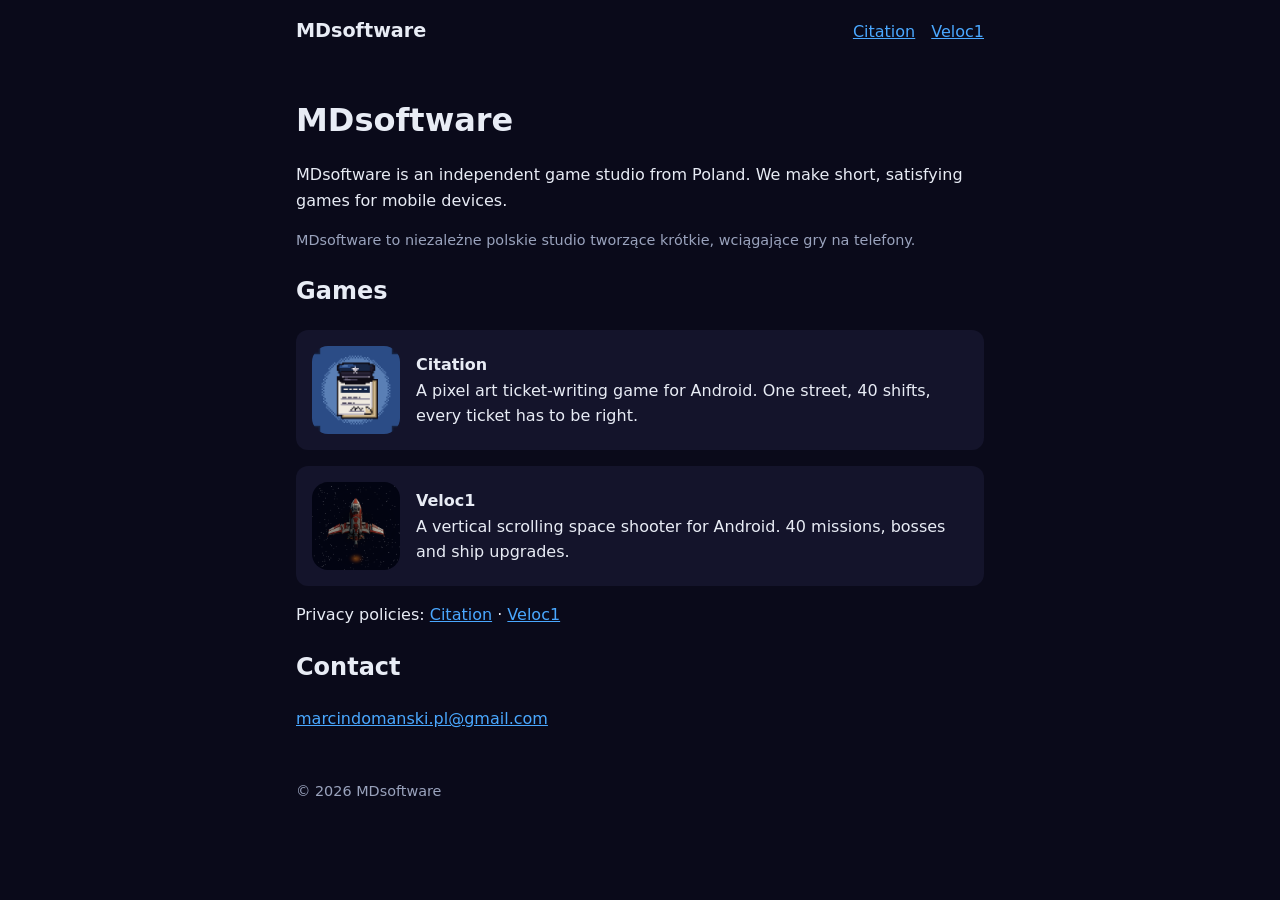
<file: index.html>
<!doctype html>
<html lang="en"><head><meta charset="utf-8"><meta name="viewport" content="width=device-width,initial-scale=1">
<title>MDsoftware</title><meta name="description" content="MDsoftware is an independent game studio making mobile games."><link rel="stylesheet" href="style.css"></head>
<body>
<header><a class="brand" href="./">MDsoftware</a><nav><a href="citation/">Citation</a><a href="veloc1/">Veloc1</a></nav></header>
<main>
<h1>MDsoftware</h1>
<p>MDsoftware is an independent game studio from Poland. We make short, satisfying games for mobile devices.</p>
<p class="muted">MDsoftware to niezależne polskie studio tworzące krótkie, wciągające gry na telefony.</p>
<h2>Games</h2>
<a class="card" href="citation/" style="text-decoration:none;color:inherit"><img src="citation/icon.png" alt="Citation icon"><div><strong>Citation</strong><br>A pixel art ticket-writing game for Android. One street, 40 shifts, every ticket has to be right.</div></a>
<a class="card" href="veloc1/" style="text-decoration:none;color:inherit"><img src="veloc1/icon.png" alt="Veloc1 icon"><div><strong>Veloc1</strong><br>A vertical scrolling space shooter for Android. 40 missions, bosses and ship upgrades.</div></a>
<p>Privacy policies: <a href="citation/privacy.html">Citation</a> · <a href="veloc1/privacy.html">Veloc1</a></p>
<h2>Contact</h2>
<p><a href="mailto:marcindomanski.pl@gmail.com">marcindomanski.pl@gmail.com</a></p>
</main>
<footer>&copy; 2026 MDsoftware</footer>
</body></html>
</file>
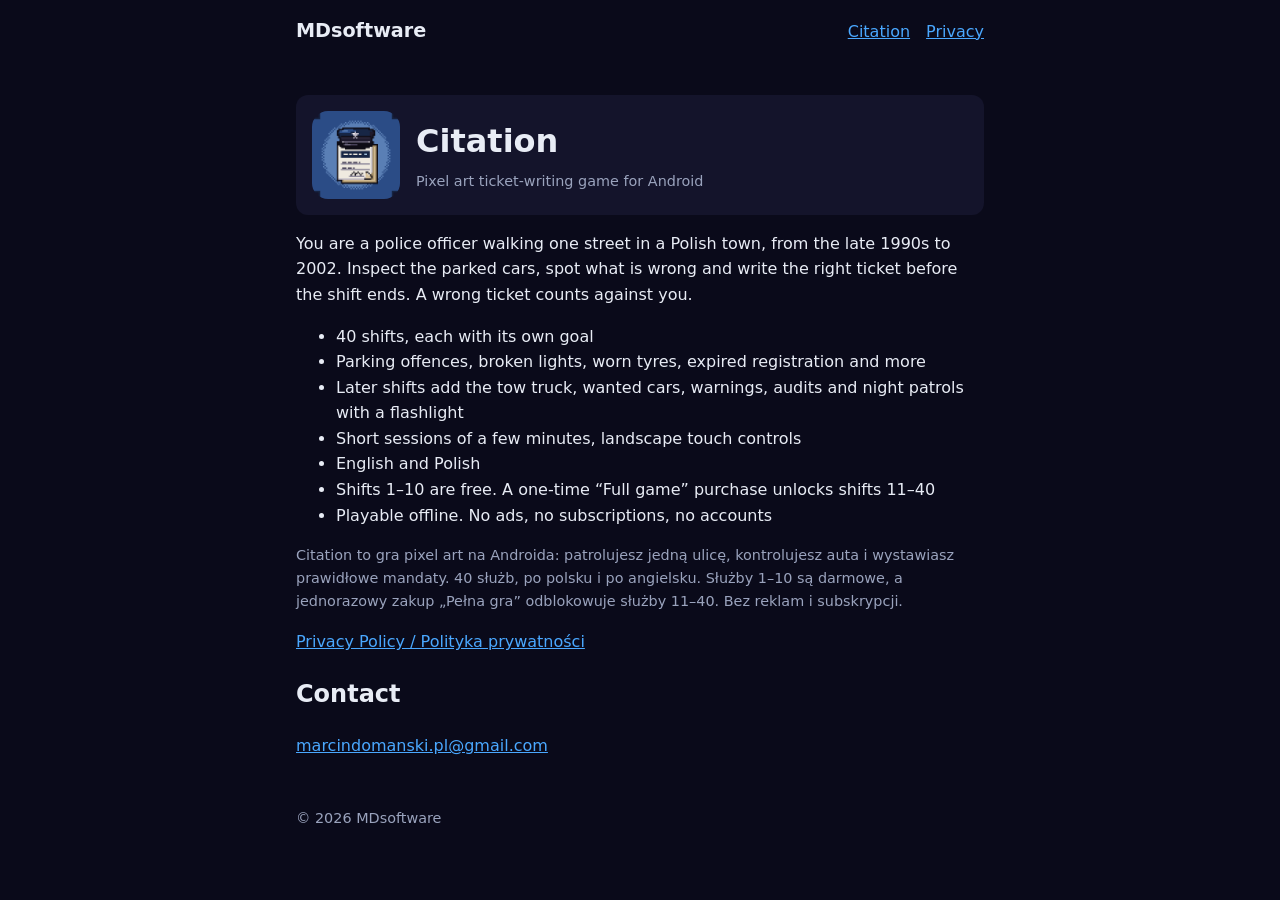
<file: citation/index.html>
<!doctype html>
<html lang="en"><head><meta charset="utf-8"><meta name="viewport" content="width=device-width,initial-scale=1">
<title>Citation – MDsoftware</title><meta name="description" content="Citation is a pixel art parking enforcement game for Android: patrol one Polish street, inspect cars and write correct tickets."><link rel="stylesheet" href="../style.css"></head>
<body>
<header><a class="brand" href="../">MDsoftware</a><nav><a href="./">Citation</a><a href="privacy.html">Privacy</a></nav></header>
<main>
<div class="card"><img src="icon.png" alt="Citation icon"><div><h1 style="margin:0">Citation</h1><span class="muted">Pixel art ticket-writing game for Android</span></div></div>
<p>You are a police officer walking one street in a Polish town, from the late 1990s to 2002. Inspect the parked cars, spot what is wrong and write the right ticket before the shift ends. A wrong ticket counts against you.</p>
<ul>
<li>40 shifts, each with its own goal</li>
<li>Parking offences, broken lights, worn tyres, expired registration and more</li>
<li>Later shifts add the tow truck, wanted cars, warnings, audits and night patrols with a flashlight</li>
<li>Short sessions of a few minutes, landscape touch controls</li>
<li>English and Polish</li>
<li>Shifts 1–10 are free. A one-time “Full game” purchase unlocks shifts 11–40</li>
<li>Playable offline. No ads, no subscriptions, no accounts</li>
</ul>
<p class="muted">Citation to gra pixel art na Androida: patrolujesz jedną ulicę, kontrolujesz auta i wystawiasz prawidłowe mandaty. 40 służb, po polsku i po angielsku. Służby 1–10 są darmowe, a jednorazowy zakup „Pełna gra” odblokowuje służby 11–40. Bez reklam i subskrypcji.</p>
<p><a href="privacy.html">Privacy Policy / Polityka prywatności</a></p>
<h2>Contact</h2>
<p><a href="mailto:marcindomanski.pl@gmail.com">marcindomanski.pl@gmail.com</a></p>
</main>
<footer>&copy; 2026 MDsoftware</footer>
</body></html>
</file>
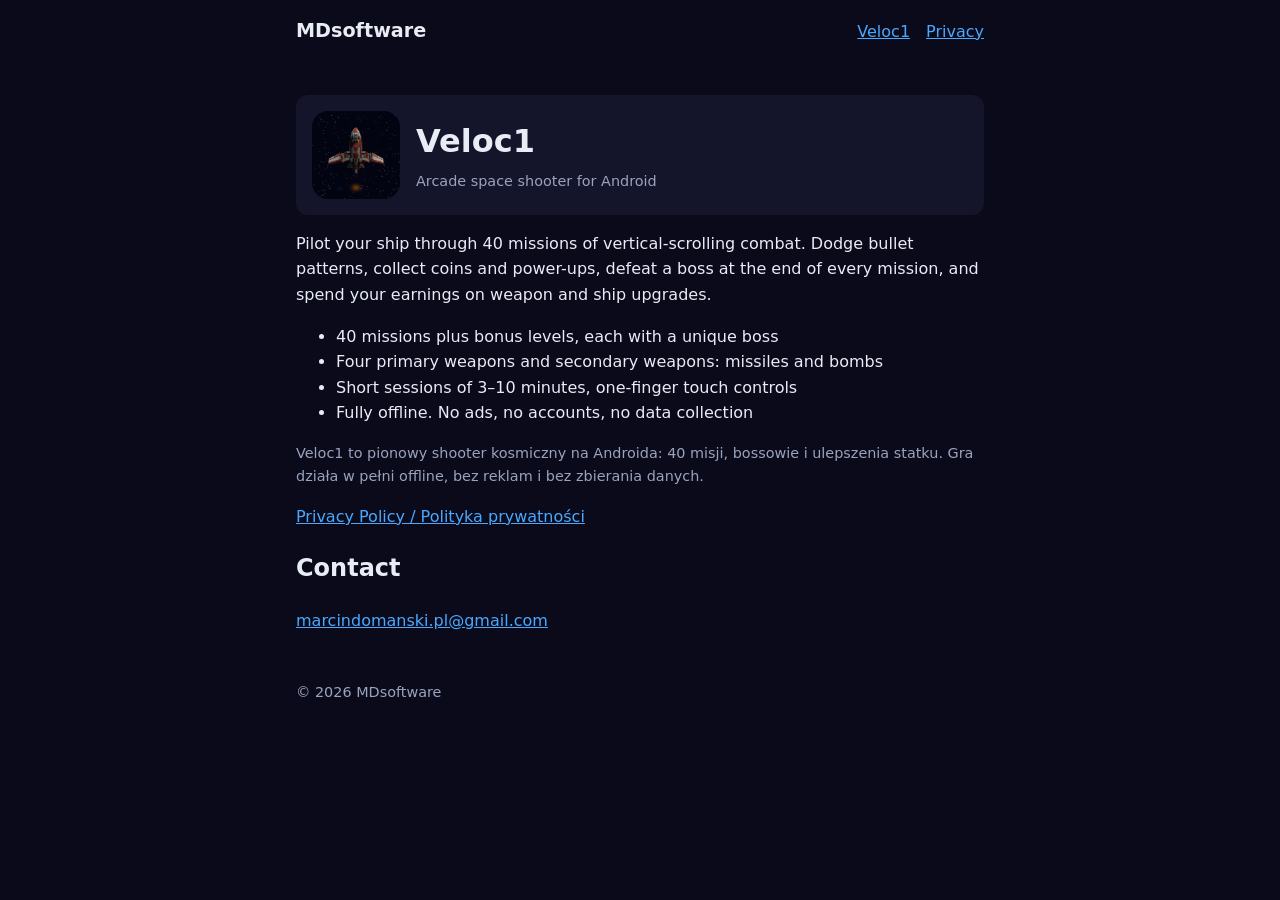
<file: veloc1/index.html>
<!doctype html>
<html lang="en"><head><meta charset="utf-8"><meta name="viewport" content="width=device-width,initial-scale=1">
<title>Veloc1 – MDsoftware</title><meta name="description" content="Veloc1 is a fast arcade space shooter for Android with 40 missions, bosses and upgrades."><link rel="stylesheet" href="../style.css"></head>
<body>
<header><a class="brand" href="../">MDsoftware</a><nav><a href="./">Veloc1</a><a href="privacy.html">Privacy</a></nav></header>
<main>
<div class="card"><img src="icon.png" alt="Veloc1 icon"><div><h1 style="margin:0">Veloc1</h1><span class="muted">Arcade space shooter for Android</span></div></div>
<p>Pilot your ship through 40 missions of vertical-scrolling combat. Dodge bullet patterns, collect coins and power-ups, defeat a boss at the end of every mission, and spend your earnings on weapon and ship upgrades.</p>
<ul>
<li>40 missions plus bonus levels, each with a unique boss</li>
<li>Four primary weapons and secondary weapons: missiles and bombs</li>
<li>Short sessions of 3–10 minutes, one-finger touch controls</li>
<li>Fully offline. No ads, no accounts, no data collection</li>
</ul>
<p class="muted">Veloc1 to pionowy shooter kosmiczny na Androida: 40 misji, bossowie i ulepszenia statku. Gra działa w pełni offline, bez reklam i bez zbierania danych.</p>
<p><a href="privacy.html">Privacy Policy / Polityka prywatności</a></p>
<h2>Contact</h2>
<p><a href="mailto:marcindomanski.pl@gmail.com">marcindomanski.pl@gmail.com</a></p>
</main>
<footer>&copy; 2026 MDsoftware</footer>
</body></html>
</file>
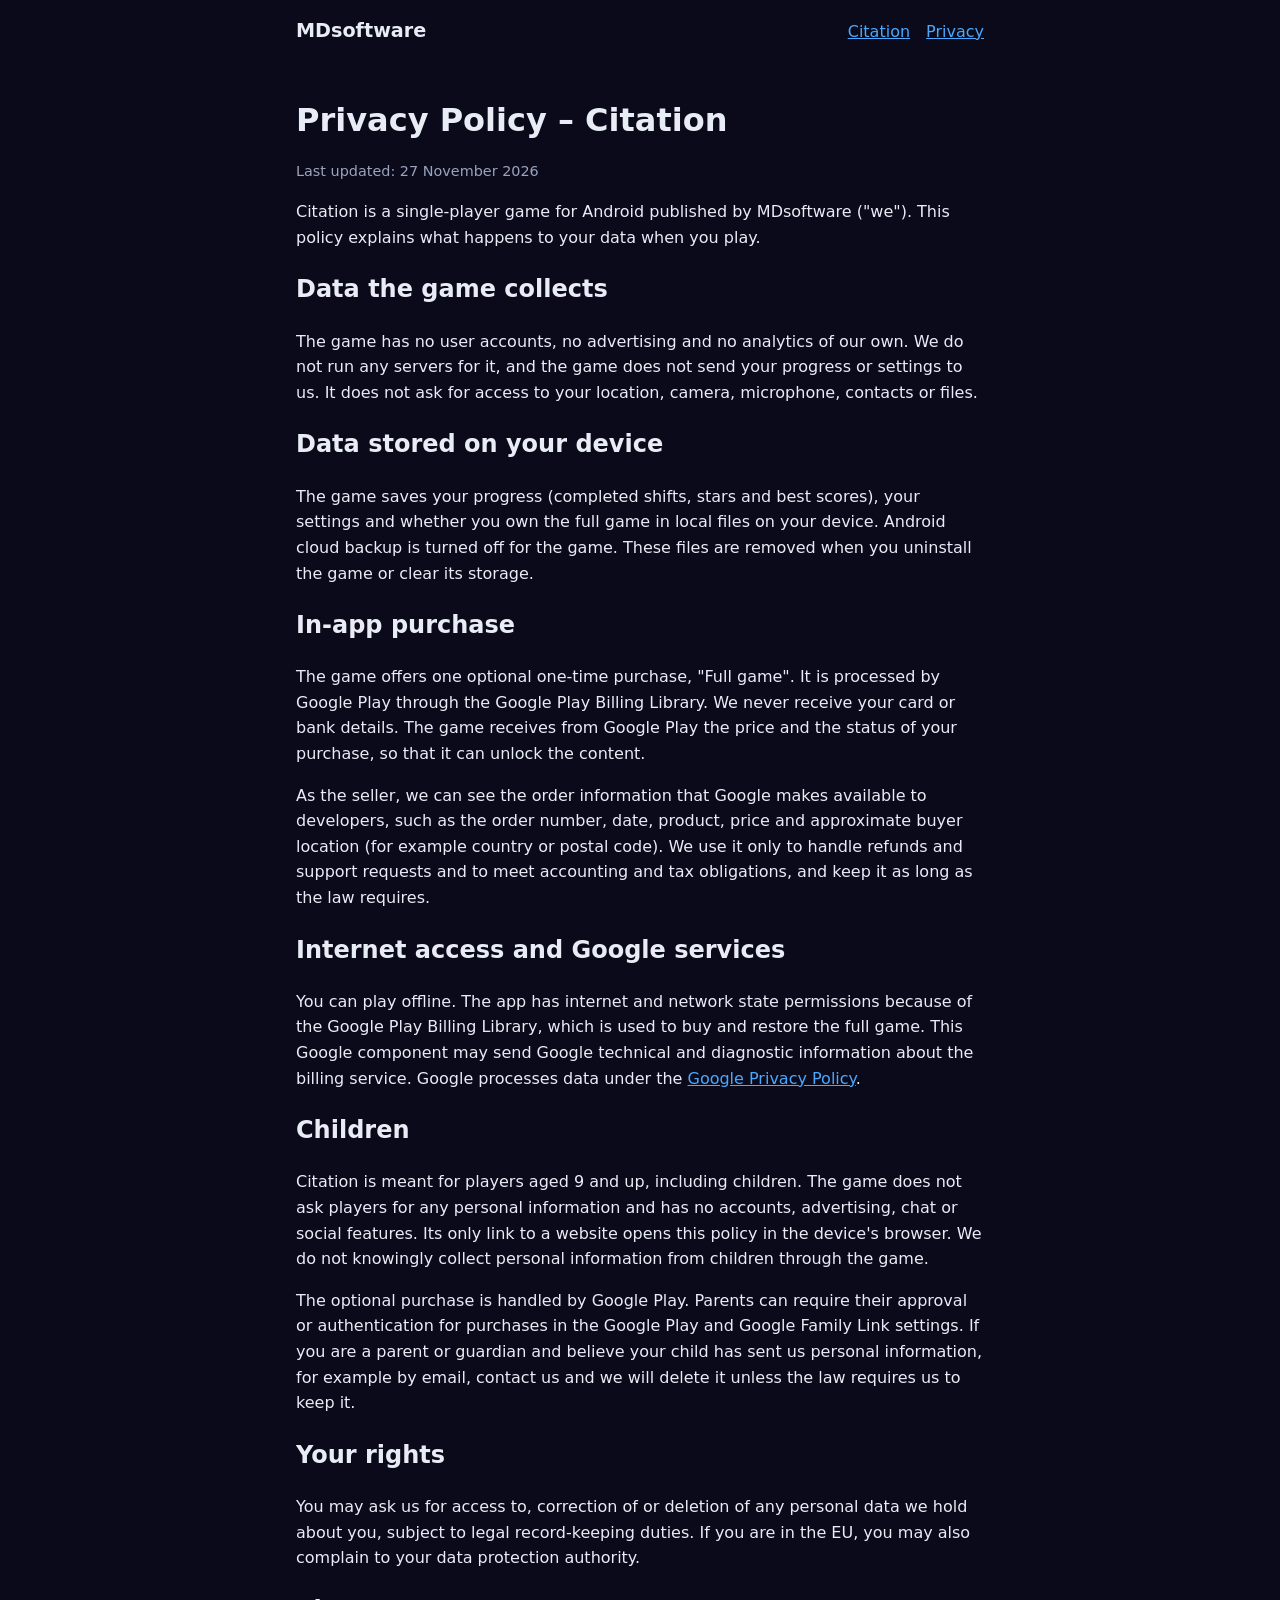
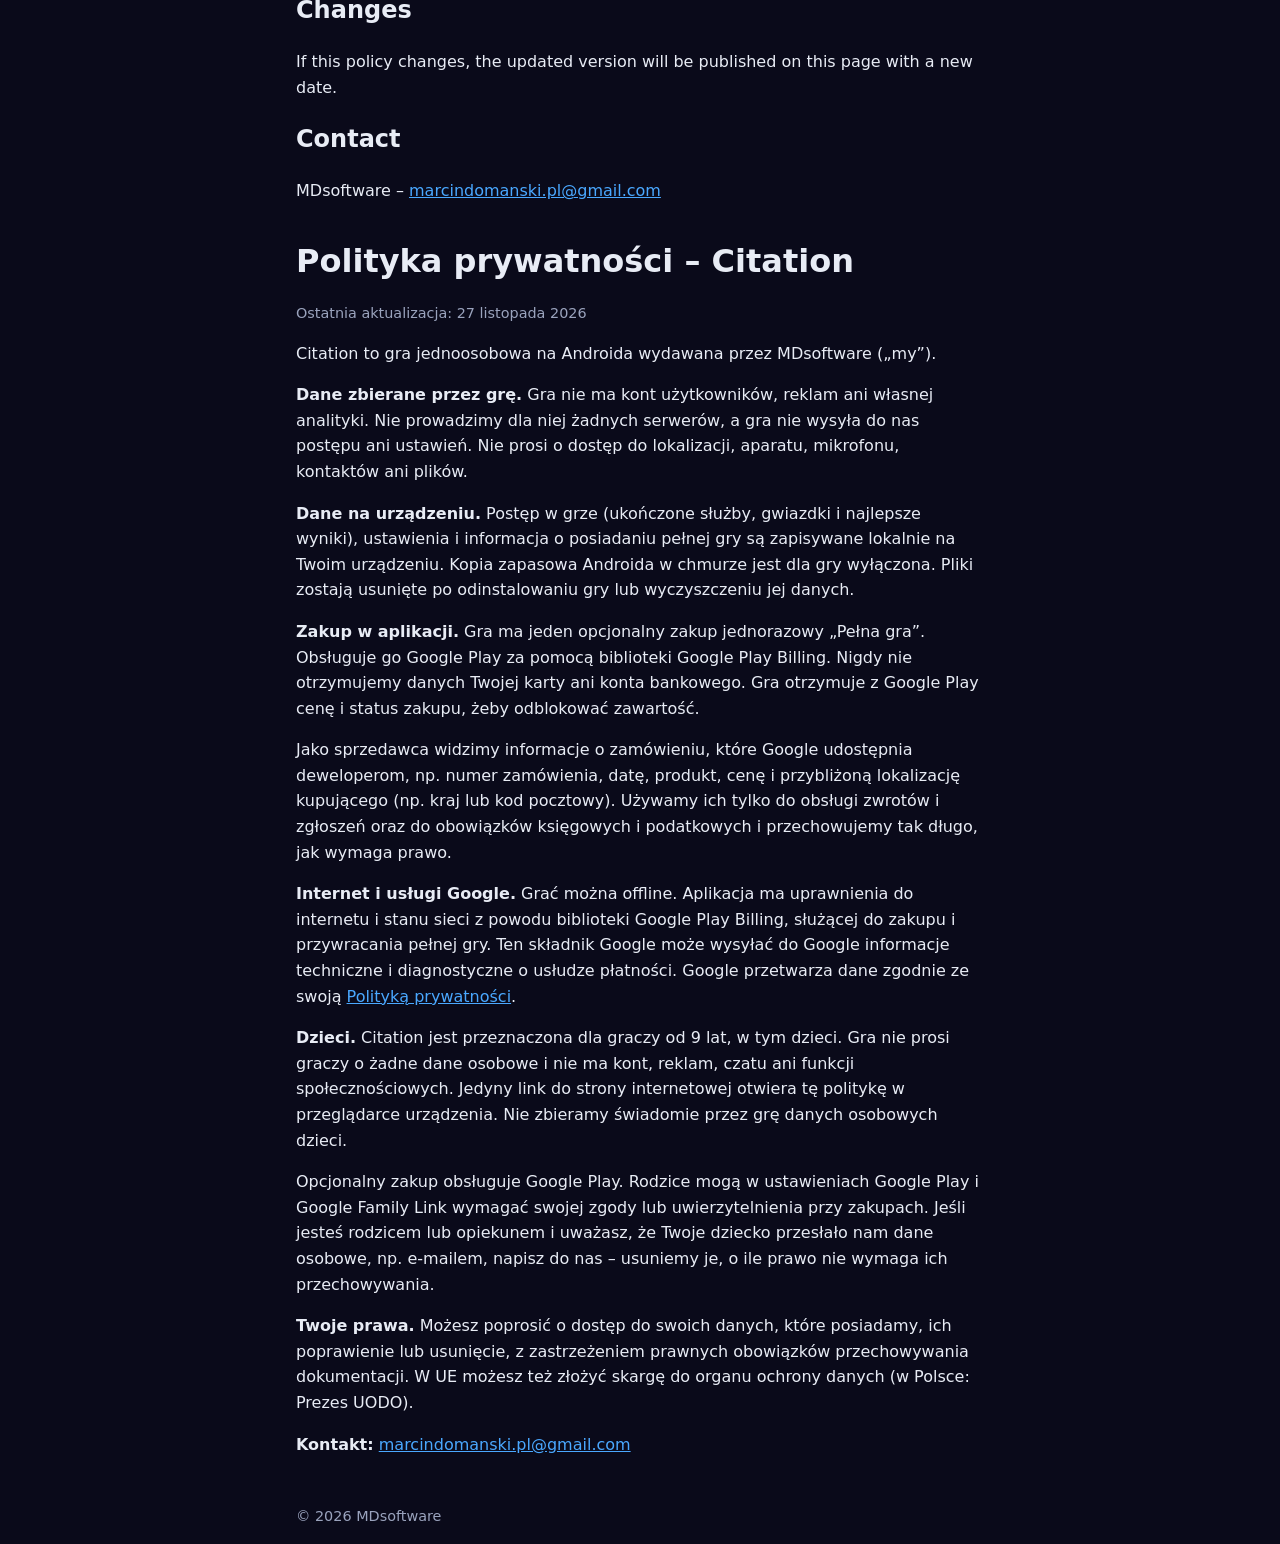
<file: citation/privacy.html>
<!doctype html>
<html lang="en"><head><meta charset="utf-8"><meta name="viewport" content="width=device-width,initial-scale=1">
<title>Citation Privacy Policy</title><link rel="stylesheet" href="../style.css"></head>
<body>
<header><a class="brand" href="../">MDsoftware</a><nav><a href="./">Citation</a><a href="privacy.html">Privacy</a></nav></header>
<main>
<h1>Privacy Policy – Citation</h1>
<p class="muted">Last updated: 27 November 2026</p>
<p>Citation is a single-player game for Android published by MDsoftware ("we"). This policy explains what happens to your data when you play.</p>
<h2>Data the game collects</h2>
<p>The game has no user accounts, no advertising and no analytics of our own. We do not run any servers for it, and the game does not send your progress or settings to us. It does not ask for access to your location, camera, microphone, contacts or files.</p>
<h2>Data stored on your device</h2>
<p>The game saves your progress (completed shifts, stars and best scores), your settings and whether you own the full game in local files on your device. Android cloud backup is turned off for the game. These files are removed when you uninstall the game or clear its storage.</p>
<h2>In-app purchase</h2>
<p>The game offers one optional one-time purchase, "Full game". It is processed by Google Play through the Google Play Billing Library. We never receive your card or bank details. The game receives from Google Play the price and the status of your purchase, so that it can unlock the content.</p>
<p>As the seller, we can see the order information that Google makes available to developers, such as the order number, date, product, price and approximate buyer location (for example country or postal code). We use it only to handle refunds and support requests and to meet accounting and tax obligations, and keep it as long as the law requires.</p>
<h2>Internet access and Google services</h2>
<p>You can play offline. The app has internet and network state permissions because of the Google Play Billing Library, which is used to buy and restore the full game. This Google component may send Google technical and diagnostic information about the billing service. Google processes data under the <a href="https://policies.google.com/privacy">Google Privacy Policy</a>.</p>
<h2>Children</h2>
<p>Citation is meant for players aged 9 and up, including children. The game does not ask players for any personal information and has no accounts, advertising, chat or social features. Its only link to a website opens this policy in the device's browser. We do not knowingly collect personal information from children through the game.</p>
<p>The optional purchase is handled by Google Play. Parents can require their approval or authentication for purchases in the Google Play and Google Family Link settings. If you are a parent or guardian and believe your child has sent us personal information, for example by email, contact us and we will delete it unless the law requires us to keep it.</p>
<h2>Your rights</h2>
<p>You may ask us for access to, correction of or deletion of any personal data we hold about you, subject to legal record-keeping duties. If you are in the EU, you may also complain to your data protection authority.</p>
<h2>Changes</h2>
<p>If this policy changes, the updated version will be published on this page with a new date.</p>
<h2>Contact</h2>
<p>MDsoftware – <a href="mailto:marcindomanski.pl@gmail.com">marcindomanski.pl@gmail.com</a></p>

<div class="lang" lang="pl">
<h1>Polityka prywatności – Citation</h1>
<p class="muted">Ostatnia aktualizacja: 27 listopada 2026</p>
<p>Citation to gra jednoosobowa na Androida wydawana przez MDsoftware („my”).</p>
<p><strong>Dane zbierane przez grę.</strong> Gra nie ma kont użytkowników, reklam ani własnej analityki. Nie prowadzimy dla niej żadnych serwerów, a gra nie wysyła do nas postępu ani ustawień. Nie prosi o dostęp do lokalizacji, aparatu, mikrofonu, kontaktów ani plików.</p>
<p><strong>Dane na urządzeniu.</strong> Postęp w grze (ukończone służby, gwiazdki i najlepsze wyniki), ustawienia i informacja o posiadaniu pełnej gry są zapisywane lokalnie na Twoim urządzeniu. Kopia zapasowa Androida w chmurze jest dla gry wyłączona. Pliki zostają usunięte po odinstalowaniu gry lub wyczyszczeniu jej danych.</p>
<p><strong>Zakup w aplikacji.</strong> Gra ma jeden opcjonalny zakup jednorazowy „Pełna gra”. Obsługuje go Google Play za pomocą biblioteki Google Play Billing. Nigdy nie otrzymujemy danych Twojej karty ani konta bankowego. Gra otrzymuje z Google Play cenę i status zakupu, żeby odblokować zawartość.</p>
<p>Jako sprzedawca widzimy informacje o zamówieniu, które Google udostępnia deweloperom, np. numer zamówienia, datę, produkt, cenę i przybliżoną lokalizację kupującego (np. kraj lub kod pocztowy). Używamy ich tylko do obsługi zwrotów i zgłoszeń oraz do obowiązków księgowych i podatkowych i przechowujemy tak długo, jak wymaga prawo.</p>
<p><strong>Internet i usługi Google.</strong> Grać można offline. Aplikacja ma uprawnienia do internetu i stanu sieci z powodu biblioteki Google Play Billing, służącej do zakupu i przywracania pełnej gry. Ten składnik Google może wysyłać do Google informacje techniczne i diagnostyczne o usłudze płatności. Google przetwarza dane zgodnie ze swoją <a href="https://policies.google.com/privacy?hl=pl">Polityką prywatności</a>.</p>
<p><strong>Dzieci.</strong> Citation jest przeznaczona dla graczy od 9 lat, w tym dzieci. Gra nie prosi graczy o żadne dane osobowe i nie ma kont, reklam, czatu ani funkcji społecznościowych. Jedyny link do strony internetowej otwiera tę politykę w przeglądarce urządzenia. Nie zbieramy świadomie przez grę danych osobowych dzieci.</p>
<p>Opcjonalny zakup obsługuje Google Play. Rodzice mogą w ustawieniach Google Play i Google Family Link wymagać swojej zgody lub uwierzytelnienia przy zakupach. Jeśli jesteś rodzicem lub opiekunem i uważasz, że Twoje dziecko przesłało nam dane osobowe, np. e-mailem, napisz do nas – usuniemy je, o ile prawo nie wymaga ich przechowywania.</p>
<p><strong>Twoje prawa.</strong> Możesz poprosić o dostęp do swoich danych, które posiadamy, ich poprawienie lub usunięcie, z zastrzeżeniem prawnych obowiązków przechowywania dokumentacji. W UE możesz też złożyć skargę do organu ochrony danych (w Polsce: Prezes UODO).</p>
<p><strong>Kontakt:</strong> <a href="mailto:marcindomanski.pl@gmail.com">marcindomanski.pl@gmail.com</a></p>
</div>
</main>
<footer>&copy; 2026 MDsoftware</footer>
</body></html>
</file>
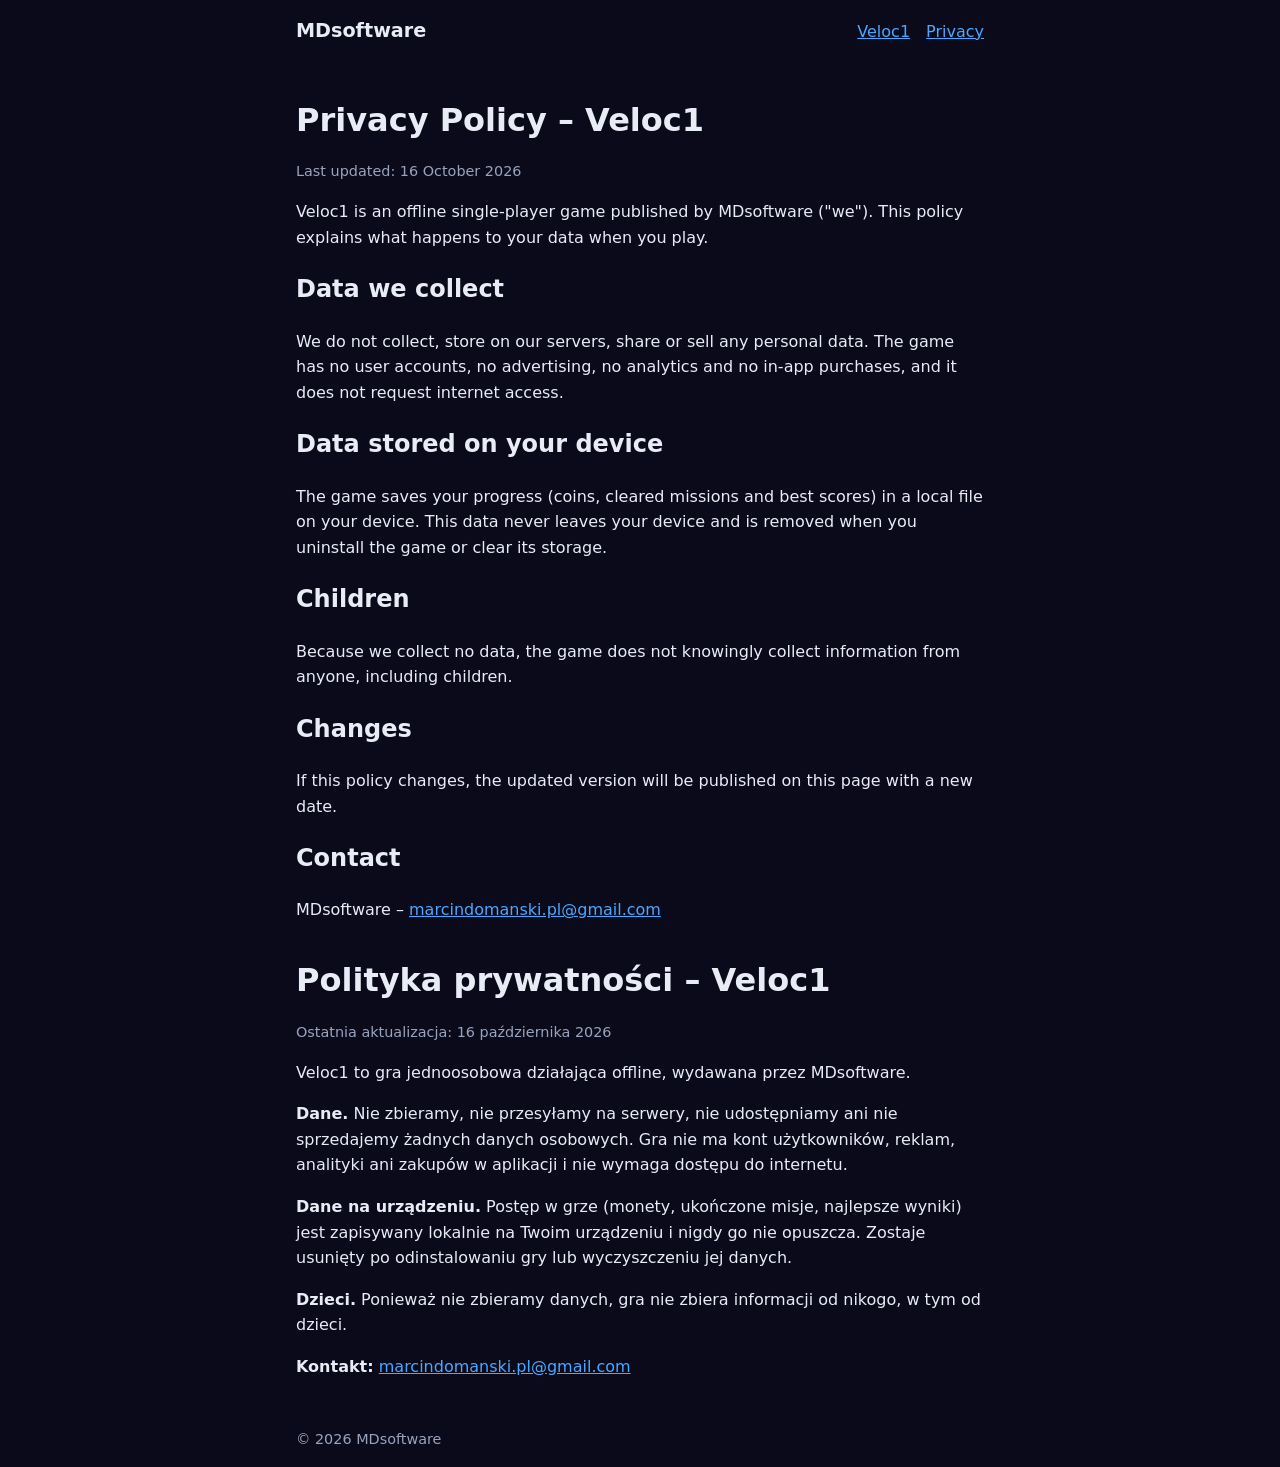
<file: veloc1/privacy.html>
<!doctype html>
<html lang="en"><head><meta charset="utf-8"><meta name="viewport" content="width=device-width,initial-scale=1">
<title>Veloc1 Privacy Policy</title><link rel="stylesheet" href="../style.css"></head>
<body>
<header><a class="brand" href="../">MDsoftware</a><nav><a href="./">Veloc1</a><a href="privacy.html">Privacy</a></nav></header>
<main>
<h1>Privacy Policy – Veloc1</h1>
<p class="muted">Last updated: 16 October 2026</p>
<p>Veloc1 is an offline single-player game published by MDsoftware ("we"). This policy explains what happens to your data when you play.</p>
<h2>Data we collect</h2>
<p>We do not collect, store on our servers, share or sell any personal data. The game has no user accounts, no advertising, no analytics and no in-app purchases, and it does not request internet access.</p>
<h2>Data stored on your device</h2>
<p>The game saves your progress (coins, cleared missions and best scores) in a local file on your device. This data never leaves your device and is removed when you uninstall the game or clear its storage.</p>
<h2>Children</h2>
<p>Because we collect no data, the game does not knowingly collect information from anyone, including children.</p>
<h2>Changes</h2>
<p>If this policy changes, the updated version will be published on this page with a new date.</p>
<h2>Contact</h2>
<p>MDsoftware – <a href="mailto:marcindomanski.pl@gmail.com">marcindomanski.pl@gmail.com</a></p>

<div class="lang">
<h1>Polityka prywatności – Veloc1</h1>
<p class="muted">Ostatnia aktualizacja: 16 października 2026</p>
<p>Veloc1 to gra jednoosobowa działająca offline, wydawana przez MDsoftware.</p>
<p><strong>Dane.</strong> Nie zbieramy, nie przesyłamy na serwery, nie udostępniamy ani nie sprzedajemy żadnych danych osobowych. Gra nie ma kont użytkowników, reklam, analityki ani zakupów w aplikacji i nie wymaga dostępu do internetu.</p>
<p><strong>Dane na urządzeniu.</strong> Postęp w grze (monety, ukończone misje, najlepsze wyniki) jest zapisywany lokalnie na Twoim urządzeniu i nigdy go nie opuszcza. Zostaje usunięty po odinstalowaniu gry lub wyczyszczeniu jej danych.</p>
<p><strong>Dzieci.</strong> Ponieważ nie zbieramy danych, gra nie zbiera informacji od nikogo, w tym od dzieci.</p>
<p><strong>Kontakt:</strong> <a href="mailto:marcindomanski.pl@gmail.com">marcindomanski.pl@gmail.com</a></p>
</div>
</main>
<footer>&copy; 2026 MDsoftware</footer>
</body></html>
</file>
<file: style.css>
:root{--bg:#0a0a1a;--fg:#e8ecf5;--muted:#9aa3bd;--accent:#4aa8ff;--card:#14142b}
*{box-sizing:border-box}
body{margin:0;background:var(--bg);color:var(--fg);font:16px/1.6 system-ui,-apple-system,Segoe UI,Roboto,sans-serif}
main,header,footer{max-width:720px;margin:0 auto;padding:16px}
header{display:flex;justify-content:space-between;align-items:center;flex-wrap:wrap;gap:8px}
header a.brand{font-weight:700;font-size:1.2rem;color:var(--fg);text-decoration:none}
nav a{margin-left:16px}
a{color:var(--accent)}
h1{font-size:2rem;margin:.5em 0 .3em}
.card{background:var(--card);border-radius:12px;padding:16px;display:flex;gap:16px;align-items:center;margin:16px 0}
.card img{width:88px;height:88px;border-radius:16px;flex:none}
.muted,footer{color:var(--muted);font-size:.9rem}
.lang{margin:2em 0 0}
</file>
